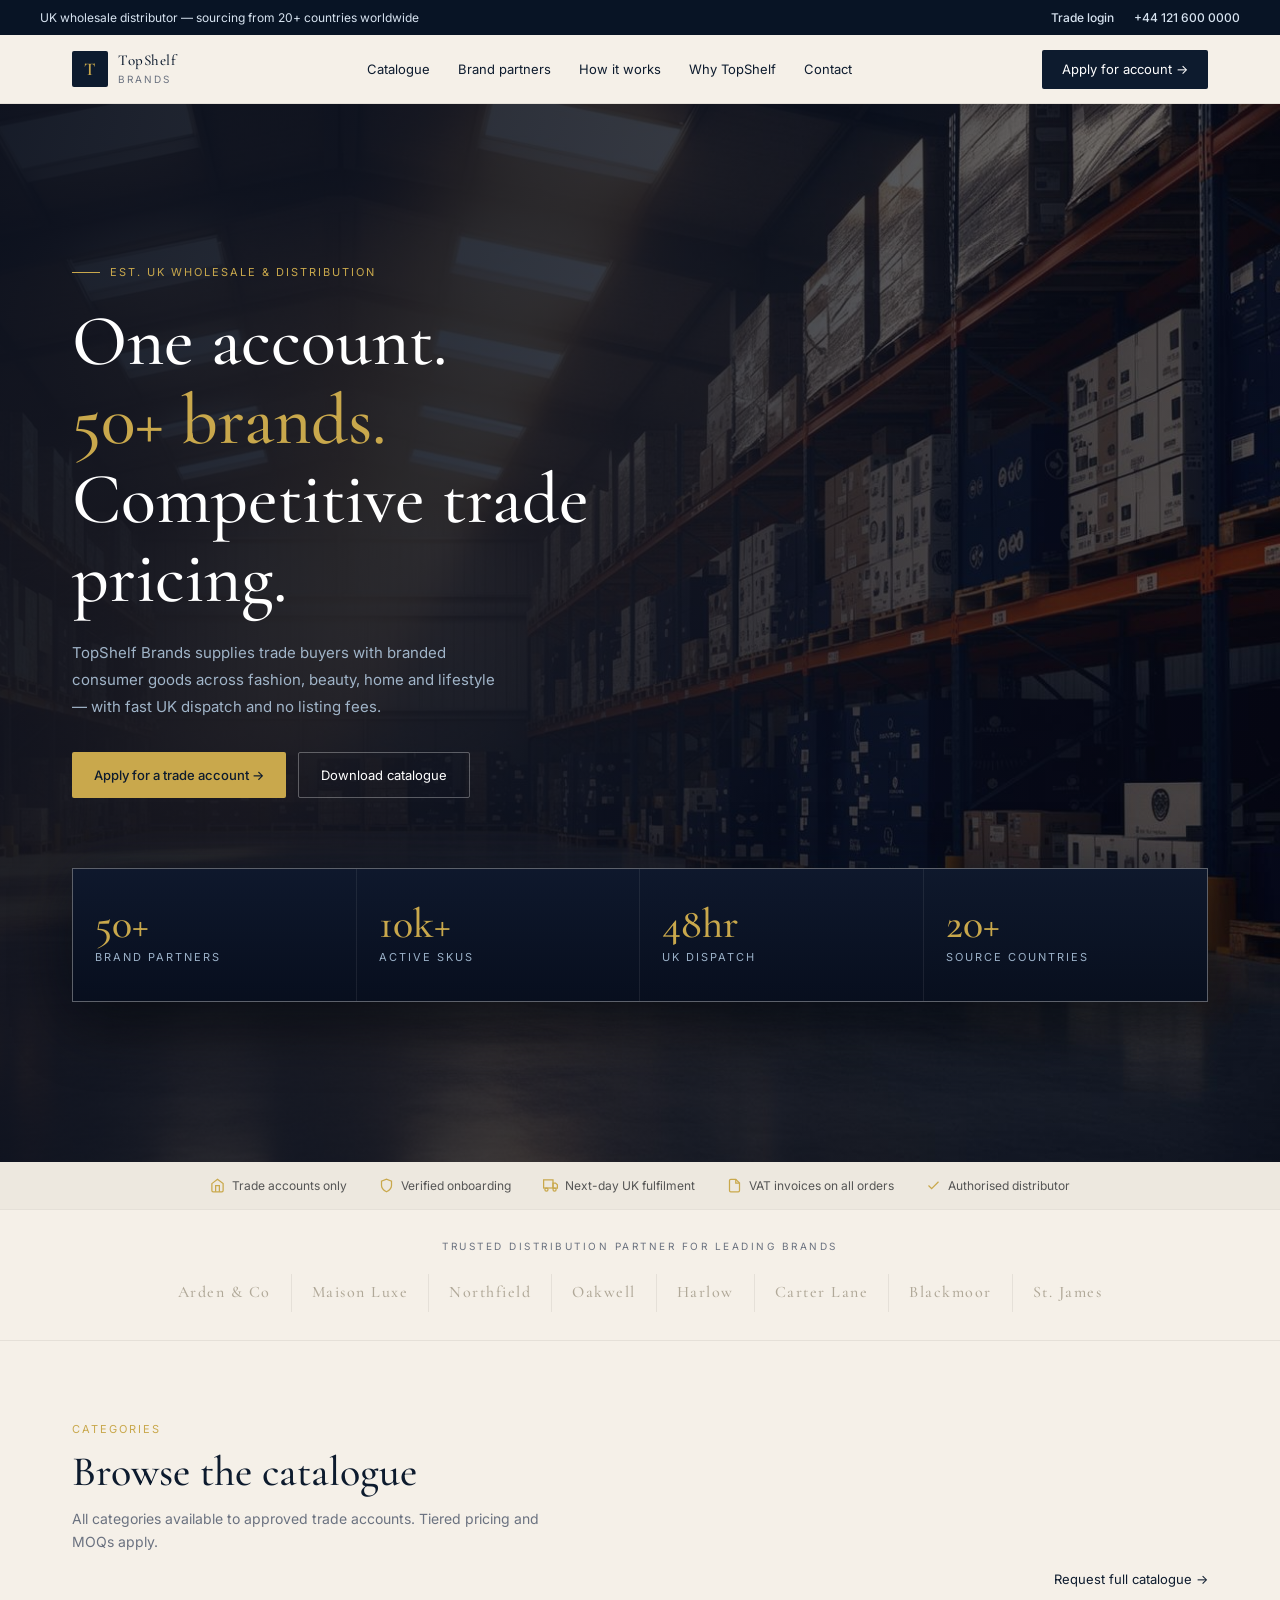
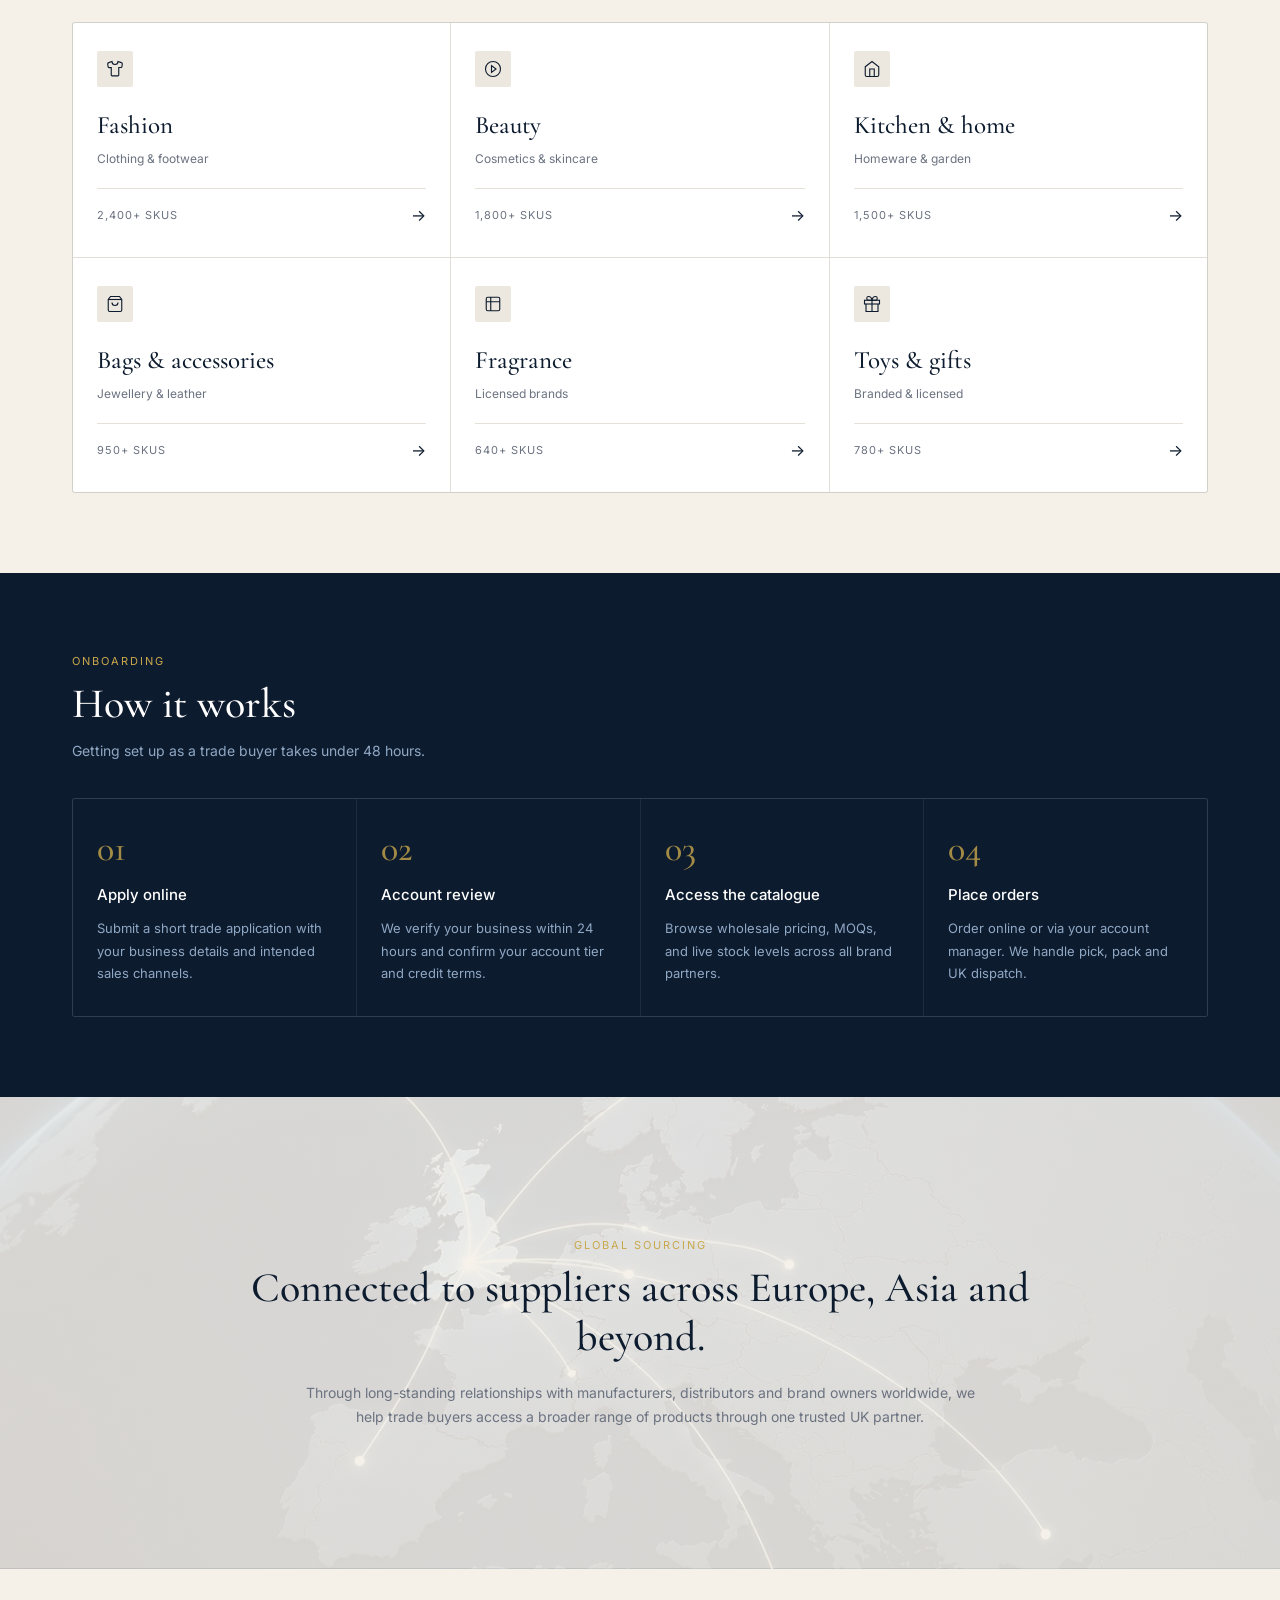
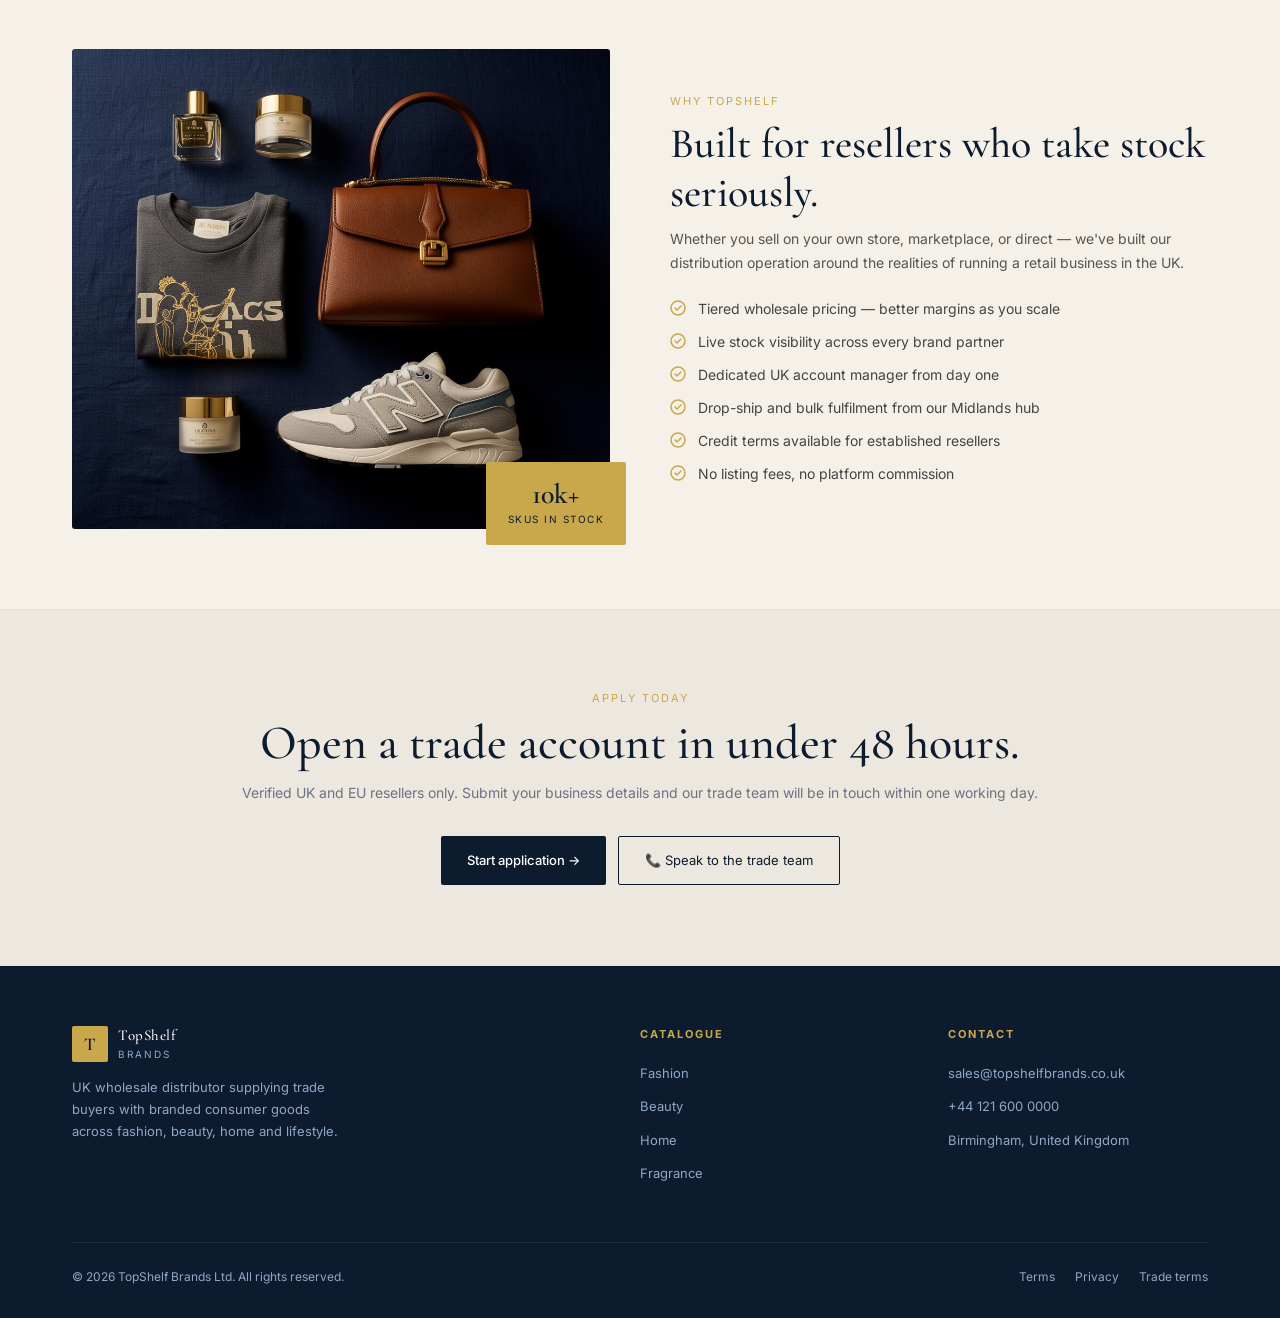
<file: index.html>
<!DOCTYPE html>
<html lang="en">
<head>
  <meta charset="UTF-8" />
  <meta name="viewport" content="width=device-width, initial-scale=1.0" />
  <meta name="description" content="UK wholesale distributor of 50+ brands across fashion, beauty, home and lifestyle. Trade accounts, competitive pricing, next-day UK fulfilment." />
  <title>TopShelf Brands — UK Wholesale Distribution for Trade Buyers</title>
  <link rel="icon" type="image/png" href="assets/Icon.png">
  <link rel="preconnect" href="https://fonts.googleapis.com" />
  <link rel="preconnect" href="https://fonts.gstatic.com" crossorigin />
  <link href="https://fonts.googleapis.com/css2?family=Cormorant+Garamond:wght@400;500;600&family=Inter:wght@300;400;500&display=swap" rel="stylesheet" />
  <style>
    /* ── Reset & variables ── */
    *, *::before, *::after { box-sizing: border-box; margin: 0; padding: 0; }
    :root {
      --navy: #0d1b2e;
      --navy-mid: #122240;
      --gold: #c9a84c;
      --gold-light: #e0c272;
      --cream: #f5f0e8;
      --cream-dark: #ede8df;
      --white: #ffffff;
      --text-dark: #0d1b2e;
      --text-muted: #6b7280;
      --border: #e5e0d8;
      --font-display: 'Cormorant Garamond', serif;
      --font-body: 'Inter', sans-serif;
    }
    html { scroll-behavior: smooth; }
    body { font-family: var(--font-body); color: var(--text-dark); background: var(--cream); line-height: 1.6; }
    img { max-width: 100%; display: block; }
    a { text-decoration: none; color: inherit; }
    ul { list-style: none; }

    /* ── main alignment ── */
    .container {
      width: 100%;
      max-width: 1200px;
      margin: 0 auto;
      padding: 0 32px;
    }

    /* ── Topbar ── */
    .topbar {
      background: #081425;
      color: #d7e3f0;
      font-size: 12px;
      padding: 0;
      display: flex;
      justify-content: space-between;
      align-items: center;
      gap: 12px;
      flex-wrap: wrap;
    }
    .topbar-inner {
      padding: 8px 0;
      display: flex;
      justify-content: space-between;
    }
    .topbar-right { display: flex; gap: 20px; align-items: center; }
    .topbar-right a { color: #d7e3f0; font-weight: 500; transition: color .2s; }
    .topbar-right a:hover { color: var(--gold); }

    /* ── Navbar ── */
    .navbar {
      background: var(--cream);
  border-bottom: 1px solid var(--border);
  position: sticky;
  top: 0;
  z-index: 100;
    }
    .navbar-inner {
      height: 68px;
      display: flex;
      align-items: center;
      justify-content: space-between;
    }
    .logo { display: flex; align-items: center; gap: 10px; }
    .logo-icon {
      width: 36px; height: 36px;
      background: var(--navy);
      color: var(--gold);
      font-family: var(--font-display);
      font-size: 18px;
      font-weight: 600;
      display: flex; align-items: center; justify-content: center;
      border-radius: 2px;
    }
    .logo-text { line-height: 1.1; }
    .logo-text strong { display: block; font-size: 15px; font-weight: 500; font-family: var(--font-display); color: var(--navy); letter-spacing: .5px; }
    .logo-text span { font-size: 10px; letter-spacing: 2px; text-transform: uppercase; color: var(--text-muted); }
    .nav-links { display: flex; gap: 28px; }
    .nav-links a { font-size: 13px; color: var(--text-dark); transition: color .2s; }
    .nav-links a:hover { color: var(--gold); }
    .nav-cta {
      background: var(--navy);
      color: var(--white);
      font-size: 13px;
      padding: 9px 20px;
      border-radius: 2px;
      display: flex; align-items: center; gap: 6px;
      transition: background .2s;
    }
    .nav-cta:hover { background: var(--navy-mid); }
    .hamburger { display: none; flex-direction: column; gap: 5px; cursor: pointer; padding: 4px; background: none; border: none; }
    .hamburger span { display: block; width: 22px; height: 2px; background: var(--navy); border-radius: 2px; transition: .3s; }
    .mobile-menu {
      display: none;
      flex-direction: column;
      background: var(--cream);
      border-bottom: 1px solid var(--border);
      padding: 16px 24px;
      gap: 12px;
    }
    .mobile-menu a { font-size: 14px; color: var(--text-dark); padding: 6px 0; border-bottom: 1px solid var(--border); }
    .mobile-menu a:last-child { border-bottom: none; }
    .mobile-menu.open { display: flex; }

    /* ── Hero ── */
    .hero {
      position: relative;
      overflow: hidden;
      min-height: 520px;
      display: flex;
      align-items: center;
    }
    .hero-bg {
      position: absolute; inset: 0;
      background-image: url('assets/hero-warehouse.jpg');
      background-size: cover;
      background-position: center right;
    }
    .hero-overlay {
      position: absolute; inset: 0;
      background: linear-gradient(105deg, rgba(10,16,30,0.95) 0%, rgba(10,16,30,0.82) 45%, rgba(10,16,30,0.3) 100%);
    }
  .hero-inner {
  position: relative;
  z-index: 2;
  width: 100%;
  margin: 0 auto;
  padding: 80px 0px;
  display: flex;
  flex-direction: column;
  align-items: flex-start;
}
    .hero-text { max-width: 520px; }
    .hero-eyebrow {
      display: flex; align-items: center; gap: 10px;
      font-size: 11px; letter-spacing: 2px; text-transform: uppercase;
      color: var(--gold); margin-bottom: 20px;
    }
    .hero-eyebrow::before { content: ''; display: block; width: 28px; height: 1px; background: var(--gold); }
    .hero-text h1 {
      font-family: var(--font-display);
      font-size: clamp(48px, 6vw, 72px);
      font-weight: 500;
      color: var(--white);
      line-height: 1.1;
      margin-bottom: 20px;
    }
    .hero-text h1 em { font-style: normal; color: var(--gold); }
    .hero-text p { font-size: 15px; color: #a0b4c8; line-height: 1.8; margin-bottom: 32px; max-width: 440px; }
    .hero-btns { display: flex; gap: 12px; flex-wrap: wrap; }
    .btn-gold {
      background: var(--gold);
      color: var(--navy);
      font-size: 13px;
      font-weight: 500;
      padding: 12px 22px;
      border-radius: 2px;
      border: none;
      cursor: pointer;
      display: inline-flex; align-items: center; gap: 6px;
      transition: background .2s;
    }
    .btn-gold:hover { background: var(--gold-light); }
    .btn-ghost {
      background: transparent;
      color: var(--white);
      font-size: 13px;
      padding: 12px 22px;
      border-radius: 2px;
      border: 1px solid rgba(255,255,255,0.3);
      cursor: pointer;
      transition: border-color .2s;
    }
    .btn-ghost:hover { border-color: rgba(255,255,255,0.7); }
    .hero-stats {
      display: grid;
      grid-template-columns: repeat(4, 1fr);
      width: 100%;
      margin-top: 70px;
      background:rgba(5, 12, 28, 0.92);
      border: 1px solid rgba(255,255,255,0.35);
      backdrop-filter: blur(10px);

  box-shadow:
    0 25px 60px rgba(0,0,0,0.45),
    0 0 60px rgba(13,27,46,0.35);
  overflow: hidden;
}
    .stat-cell {
      padding: 34px 22px;
      border-right: 1px solid rgba(255,255,255,0.08);

      background: linear-gradient(
        180deg,
        rgba(15,25,45,0.96),
        rgba(8,15,30,0.96)
      );
    }
    .stat-cell:last-child {
  border-right: none;
}
    .stat-cell .n {
      font-family: var(--font-display);
      font-size: 42px;
      font-weight: 500;
      color: var(--gold);
      line-height: 1;
    }
    .stat-cell .l { 
      font-size: 11px; 
      letter-spacing: 2px; 
      text-transform: uppercase; 
      color: #9bb1c8; 
      margin-top: 4px; 
    }

    /* ── Trust bar ── */
    .trust-bar {
      background: var(--cream-dark);
      border-bottom: 1px solid var(--border);
      padding: 0;
    }

    .trust-inner {
      padding: 14px 0;
      display: flex;
      gap: 32px;
      justify-content: center;
      flex-wrap: wrap;
    }
    .trust-item {
      display: flex; align-items: center; gap: 7px;
      font-size: 12px; color: #555;
    }
    .trust-item svg { width: 15px; height: 15px; stroke: var(--gold); fill: none; stroke-width: 2; flex-shrink: 0; }

    /* ── Brand logos ── */
    .brands-bar {
      background: var(--cream);
      border-bottom: 1px solid var(--border);
      padding: 28px 0;
      text-align: center;
    }
    .brands-label {
      font-size: 10px; letter-spacing: 2.5px; text-transform: uppercase;
      color: var(--text-muted); margin-bottom: 20px;
    }
    .brands-list {
      display: flex; gap: 0; justify-content: center; flex-wrap: wrap;
    }
    .brand-name {
      font-family: var(--font-display);
      font-size: 16px;
      font-weight: 500;
      color: #b0a898;
      letter-spacing: 1.5px;
      padding: 6px 20px;
      border-right: 1px solid var(--border);
      transition: color .2s;
    }
    .brand-name:last-child { border-right: none; }
    .brand-name:hover { color: var(--navy); }

    /* ── Section basics ── */
    section { padding: 80px 0px; }
    .section-tag {
      font-size: 11px; letter-spacing: 2px; text-transform: uppercase;
      color: var(--gold); margin-bottom: 10px;
    }
    .section-title {
      font-family: var(--font-display);
      font-size: clamp(28px, 4vw, 42px);
      font-weight: 500;
      color: var(--navy);
      margin-bottom: 10px;
      line-height: 1.15;
    }
    .section-sub { font-size: 14px; color: var(--text-muted); line-height: 1.7; margin-bottom: 36px; max-width: 480px; }

    /* ── Catalogue section ── */
    #catalogue { background: var(--cream); }
    .catalogue-header { display: flex; justify-content: space-between; align-items: flex-end; margin-bottom: 32px; flex-wrap: wrap; gap: 16px; }
    .link-arrow { font-size: 13px; color: var(--navy); display: flex; align-items: center; gap: 6px; transition: gap .2s; }
    .link-arrow:hover { gap: 10px; }
    .cat-grid { display: grid; grid-template-columns: repeat(3, 1fr); gap: 1px; background: rgba(13,27,46,0.08); border: 1px solid rgba(13,27,46,0.08); border-radius: 3px; overflow: hidden; }
    .cat-card {
  background: #fff;
  padding: 28px 24px;
  display: flex;
  flex-direction: column;
  cursor: pointer;

  transition:
    background 0.3s ease,
    transform 0.3s ease,
    box-shadow 0.3s ease;
}

.cat-card:hover {
  background: #fff;
  border-color: var(--gold);
  box-shadow:
    0 0 0 1px rgba(201,168,76,.35),
    0 12px 30px rgba(13,27,46,.08);
  transform: translateY(-3px);
  z-index: 2;
}
    .cat-icon {
  width: 36px;
  height: 36px;
  background: var(--cream-dark);
  border-radius: 2px;

  display: flex;
  align-items: center;
  justify-content: center;

  margin-bottom: 18px;

  transition: all .25s ease;
}
.cat-card:hover .cat-icon {
  background: var(--gold);
  transform: scale(1.05);
}

.cat-card:hover .cat-icon svg {
  stroke: var(--navy);
}

.cat-icon svg {
  width: 18px;
  height: 18px;
  stroke: var(--navy);
  fill: none;
  stroke-width: 1.5;

  transition: stroke 0.3s ease;
}
.cat-card h3 {
  transition: all 0.3s ease;
}

.cat-card:hover h3 {
  color: var(--gold);
  font-weight: 600;
}
    }
    .cat-icon svg { width: 18px; height: 18px; stroke: var(--navy); fill: none; stroke-width: 1.5; }
    .cat-card h3 { font-family: var(--font-display); font-size: 25px; font-weight: 500; color: var(--navy); margin-bottom: 4px; }
    .cat-card p { font-size: 12px; color: var(--text-muted); margin-bottom: 20px; }
    .cat-footer { display: flex; justify-content: space-between; align-items: center; border-top: 1px solid var(--border); padding-top: 14px; margin-top: auto; }
    .cat-skus { font-size: 11px; letter-spacing: 1px; text-transform: uppercase; color: var(--text-muted); }
    .cat-arrow {
  color: var(--navy);
  font-size: 16px;

  transition:
    transform 0.3s ease,
    color 0.3s ease;
}

.cat-card:hover .cat-arrow {
  color: var(--gold);
  transform: translateX(4px);
}

    /* ── How it works ── */
    #how { background: var(--navy); }
    #how .section-tag { color: var(--gold); }
    #how .section-title { color: var(--white); }
    #how .section-sub { color: #8fa8c4; }
    .steps-grid { display: grid; grid-template-columns: repeat(4, 1fr); gap: 1px; background: rgba(255,255,255,0.08); border: 1px solid rgba(255,255,255,0.08); border-radius: 3px; overflow: hidden; }
    .step-card { background: var(--navy); padding: 32px 24px; }
    .step-num {
      font-family: var(--font-display);
      font-size: 36px; font-weight: 500;
      color: var(--gold); opacity: 0.8;
      margin-bottom: 16px; line-height: 1;
    }
    .step-card h3 { font-size: 15px; font-weight: 500; color: var(--white); margin-bottom: 10px; }
    .step-card p { font-size: 13px; color: #8fa8c4; line-height: 1.7; }

    /* ── Why section ── */
    #why { background: var(--cream); }
    .why-grid { display: grid; grid-template-columns: 1fr 1fr; gap: 60px; align-items: center; }
    .why-img-wrap { position: relative; }
    .why-img-wrap img { border-radius: 3px; width: 100%; object-fit: cover; max-height: 480px; }
    .why-badge {
      position: absolute; bottom: -16px; right: -16px;
      background: var(--gold);
      color: var(--navy);
      padding: 18px 22px;
      text-align: center;
      border-radius: 2px;
    }
    .why-badge .bn { font-family: var(--font-display); font-size: 28px; font-weight: 600; display: block; line-height: 1; }
    .why-badge .bl { font-size: 10px; letter-spacing: 1.5px; text-transform: uppercase; display: block; margin-top: 3px; }
    .why-list { list-style: none; display: flex; flex-direction: column; gap: 12px; margin-top: 24px; }
    .why-list li { display: flex; align-items: flex-start; gap: 12px; font-size: 14px; color: #444; line-height: 1.5; }
    .why-list li::before { content: ''; width: 16px; height: 16px; background: url("data:image/svg+xml,%3Csvg xmlns='http://www.w3.org/2000/svg' viewBox='0 0 16 16'%3E%3Ccircle cx='8' cy='8' r='7' fill='none' stroke='%23c9a84c' stroke-width='1.5'/%3E%3Cpath d='M5 8l2 2 4-4' stroke='%23c9a84c' stroke-width='1.5' fill='none' stroke-linecap='round' stroke-linejoin='round'/%3E%3C/svg%3E") center/contain no-repeat; flex-shrink: 0; margin-top: 2px; }

    /* ── CTA band ── */
    .cta-band {
      background: var(--cream-dark);
      border-top: 1px solid var(--border);
      border-bottom: 1px solid var(--border);
      padding: 80px 40px;
      text-align: center;
    }
    .cta-band .section-tag { justify-content: center; display: flex; }
    .cta-band h2 {
      font-family: var(--font-display);
      font-size: clamp(28px, 4vw, 48px);
      font-weight: 500;
      color: var(--navy);
      margin-bottom: 12px;
      line-height: 1.1;
    }
    .cta-band p { font-size: 14px; color: var(--text-muted); margin-bottom: 32px; }
    .cta-btns { display: flex; gap: 12px; justify-content: center; flex-wrap: wrap; }
    .btn-navy {
      background: var(--navy);
      color: var(--white);
      font-size: 13px;
      font-weight: 500;
      padding: 13px 26px;
      border-radius: 2px;
      border: none;
      cursor: pointer;
      display: inline-flex; align-items: center; gap: 8px;
      transition: background .2s;
    }
    .btn-navy:hover { background: var(--navy-mid); }
    .btn-outline-navy {
      background: transparent;
      color: var(--navy);
      font-size: 13px;
      padding: 13px 26px;
      border-radius: 2px;
      border: 1px solid var(--navy);
      cursor: pointer;
      display: inline-flex; align-items: center; gap: 8px;
      transition: background .2s, color .2s;
    }
    .btn-outline-navy:hover { background: var(--navy); color: var(--white); }

    /* ── Footer ── */
    footer {
      background: var(--navy);
      padding: 60px 40px 32px;
    }
    .footer-top { display: grid; grid-template-columns: 2fr 1fr 1fr; gap: 48px; margin-bottom: 48px; }
    .footer-brand .logo { margin-bottom: 14px; }
    .footer-brand .logo-icon { background: var(--gold); color: var(--navy); }
    .footer-brand .logo-text strong { color: var(--white); }
    .footer-brand .logo-text span { color: #8fa8c4; }
    .footer-brand p { font-size: 13px; color: #8fa8c4; line-height: 1.7; max-width: 280px; }
    .footer-col h5 { font-size: 11px; letter-spacing: 2px; text-transform: uppercase; color: var(--gold); margin-bottom: 16px; }
    .footer-col li { margin-bottom: 8px; }
    .footer-col a, .footer-col span { font-size: 13px; color: #8fa8c4; transition: color .2s; }
    .footer-col a:hover { color: var(--white); }
    .footer-bottom {
      border-top: 1px solid rgba(255,255,255,0.08);
      padding-top: 24px;
      display: flex;
      justify-content: space-between;
      align-items: center;
      flex-wrap: wrap;
      gap: 12px;
    }
    .footer-bottom p { font-size: 12px; color: #8fa8c4; }
    .footer-bottom-links { display: flex; gap: 20px; }
    .footer-bottom-links a { font-size: 12px; color: #8fa8c4; transition: color .2s; }
    .footer-bottom-links a:hover { color: var(--white); }

    /* ── Mobile ── */
    @media (max-width: 768px) {
      .topbar { font-size: 11px; padding: 6px 16px; }
      .topbar-right { display: none; }
      .navbar { padding: 0 16px; }
      .nav-links { display: none; }
      .hamburger { display: flex; }
      .hero-inner { flex-direction: column; padding: 48px 20px; }
      .hero-stats { grid-template-columns: repeat(4,1fr); min-width: 0; width: 100%; }
      .stat-cell { padding: 14px 8px; }
      .stat-cell .n { font-size: 20px; }
      .section { padding: 48px 20px; }
      .trust-bar { padding: 12px 16px; gap: 14px; }
      .brands-bar { padding: 24px 16px; }
      .brand-name { font-size: 13px; padding: 4px 12px; }
      .cat-grid { grid-template-columns: 1fr; }
      .steps-grid { grid-template-columns: 1fr 1fr; }
      .why-grid { grid-template-columns: 1fr; }
      .why-img-wrap { display: none; }
      .footer-top { grid-template-columns: 1fr 1fr; }
      .footer-brand { grid-column: 1 / -1; }
      .footer-bottom { flex-direction: column; text-align: center; }
      .cta-band { padding: 48px 20px; }
      .catalogue-header { flex-direction: column; align-items: flex-start; }
      .container {padding: 0 20px;}
    }
    @media (max-width: 480px) {
      .steps-grid { grid-template-columns: 1fr; }
      .hero-stats { grid-template-columns: repeat(2,1fr); }
    }

    #global-network {
  position: relative;
  padding: 140px 0;
  background:
    linear-gradient(
      rgba(245,240,232,.88),
      rgba(245,240,232,.88)
    ),
    url("assets/globe-hero.png");

  background-size: cover;
  background-position: center;
  text-align: center;
}

#global-network .section-title {
  color: var(--navy);
  max-width: 900px;
  margin: 0 auto 20px;
}

#global-network .section-sub {
  color: var(text-muted);
  max-width: 700px;
  margin: 0 auto;
}
  </style>
</head>
<body>

  <!-- Topbar -->
  <div class="topbar">
    <div class="container topbar-inner">
    <span>UK wholesale distributor — sourcing from 20+ countries worldwide</span>
    <div class="topbar-right">
      <a href="#">Trade login</a>
      <a href="tel:+441216000000">+44 121 600 0000</a>
    </div>
  </div>
  </div>

  <!-- Navbar -->
  <nav class="navbar">
    <div class="container navbar-inner">
    <a href="#" class="logo">
      <div class="logo-icon">T</div>
      <div class="logo-text">
        <strong>TopShelf</strong>
        <span>Brands</span>
      </div>
    </a>
    <div class="nav-links">
      <a href="#catalogue">Catalogue</a>
      <a href="#brands">Brand partners</a>
      <a href="#how">How it works</a>
      <a href="#why">Why TopShelf</a>
      <a href="#contact">Contact</a>
    </div>
    <a href="#apply" class="nav-cta">Apply for account →</a>
    <button class="hamburger" id="hamburger" aria-label="Open menu">
      <span></span><span></span><span></span>
    </button>
  </div>
  </nav>
  <div class="mobile-menu" id="mobileMenu">
    <a href="#catalogue">Catalogue</a>
    <a href="#brands">Brand partners</a>
    <a href="#how">How it works</a>
    <a href="#why">Why TopShelf</a>
    <a href="#contact">Contact</a>
    <a href="#apply" style="color:var(--gold);font-weight:500">Apply for account →</a>
  </div>

  <!-- Hero -->
  <section class="hero">
    <div class="hero-bg"></div>
    <div class="hero-overlay"></div>
    <div class="container">
    <div class="hero-inner">
      <div class="hero-text">
        <div class="hero-eyebrow">Est. UK Wholesale &amp; Distribution</div>
        <h1>One account.<br><em>50+ brands.</em><br>Competitive trade pricing.</h1>
        <p>TopShelf Brands supplies trade buyers with branded consumer goods across fashion, beauty, home and lifestyle — with fast UK dispatch and no listing fees.</p>
        <div class="hero-btns">
          <a href="#apply" class="btn-gold">Apply for a trade account →</a>
          <a href="#catalogue" class="btn-ghost">Download catalogue</a>
        </div>
      </div>
      <div class="hero-stats">
        <div class="stat-cell"><div class="n">50+</div><div class="l">Brand partners</div></div>
        <div class="stat-cell"><div class="n">10k+</div><div class="l">Active SKUs</div></div>
        <div class="stat-cell"><div class="n">48hr</div><div class="l">UK dispatch</div></div>
        <div class="stat-cell"><div class="n">20+</div><div class="l">Source countries</div></div>
      </div>
    </div>
  </div>
  </section>

  <!-- Trust bar -->
  <div class="trust-bar">
    <div class="container trust-inner">
    <div class="trust-item">
      <svg viewBox="0 0 24 24"><path d="M3 9l9-7 9 7v11a2 2 0 0 1-2 2H5a2 2 0 0 1-2-2z"/><polyline points="9 22 9 12 15 12 15 22"/></svg>
      Trade accounts only
    </div>
    <div class="trust-item">
      <svg viewBox="0 0 24 24"><path d="M12 22s8-4 8-10V5l-8-3-8 3v7c0 6 8 10 8 10z"/></svg>
      Verified onboarding
    </div>
    <div class="trust-item">
      <svg viewBox="0 0 24 24"><rect x="1" y="3" width="15" height="13"/><polygon points="16 8 20 8 23 11 23 16 16 16 16 8"/><circle cx="5.5" cy="18.5" r="2.5"/><circle cx="18.5" cy="18.5" r="2.5"/></svg>
      Next-day UK fulfilment
    </div>
    <div class="trust-item">
      <svg viewBox="0 0 24 24"><path d="M14 2H6a2 2 0 0 0-2 2v16a2 2 0 0 0 2 2h12a2 2 0 0 0 2-2V8z"/><polyline points="14 2 14 8 20 8"/></svg>
      VAT invoices on all orders
    </div>
    <div class="trust-item">
      <svg viewBox="0 0 24 24"><polyline points="20 6 9 17 4 12"/></svg>
      Authorised distributor
    </div>
  </div>
  </div>

  <!-- Brands -->
  <div class="brands-bar" id="brands">
    <div class="container">
    <div class="brands-label">Trusted distribution partner for leading brands</div>
    <div class="brands-list">
      <span class="brand-name">Arden &amp; Co</span>
      <span class="brand-name">Maison Luxe</span>
      <span class="brand-name">Northfield</span>
      <span class="brand-name">Oakwell</span>
      <span class="brand-name">Harlow</span>
      <span class="brand-name">Carter Lane</span>
      <span class="brand-name">Blackmoor</span>
      <span class="brand-name">St. James</span>
    </div>
  </div>
  </div>

  <!-- Catalogue -->
  <section id="catalogue">
    <div class="container">
    <div class="catalogue-header">
      <div>
        <div class="section-tag">Categories</div>
        <div class="section-title">Browse the catalogue</div>
        <div class="section-sub">All categories available to approved trade accounts. Tiered pricing and MOQs apply.</div>
      </div>
      <a href="#apply" class="link-arrow">Request full catalogue →</a>
    </div>
    <div class="cat-grid">
      <a href="#apply" class="cat-card">
        <div class="cat-icon"><svg viewBox="0 0 24 24"><path d="M20.38 3.46L16 2a4 4 0 01-8 0L3.62 3.46a2 2 0 00-1.34 2.23l.58 3.57a1 1 0 00.99.84H7v10a1 1 0 001 1h8a1 1 0 001-1V10h3.15a1 1 0 00.99-.84l.58-3.57a2 2 0 00-1.34-2.23z"/></svg></div>
        <h3>Fashion</h3>
        <p>Clothing &amp; footwear</p>
        <div class="cat-footer"><span class="cat-skus">2,400+ SKUs</span><span class="cat-arrow">→</span></div>
      </a>
      <a href="#apply" class="cat-card">
        <div class="cat-icon"><svg viewBox="0 0 24 24"><path d="M12 2C6.48 2 2 6.48 2 12s4.48 10 10 10 10-4.48 10-10S17.52 2 12 2zm-2 14.5v-9l6 4.5-6 4.5z"/></svg></div>
        <h3>Beauty</h3>
        <p>Cosmetics &amp; skincare</p>
        <div class="cat-footer"><span class="cat-skus">1,800+ SKUs</span><span class="cat-arrow">→</span></div>
      </a>
      <a href="#apply" class="cat-card">
        <div class="cat-icon"><svg viewBox="0 0 24 24"><path d="M3 9l9-7 9 7v11a2 2 0 01-2 2H5a2 2 0 01-2-2z"/><polyline points="9 22 9 12 15 12 15 22"/></svg></div>
        <h3>Kitchen &amp; home</h3>
        <p>Homeware &amp; garden</p>
        <div class="cat-footer"><span class="cat-skus">1,500+ SKUs</span><span class="cat-arrow">→</span></div>
      </a>
      <a href="#apply" class="cat-card">
        <div class="cat-icon"><svg viewBox="0 0 24 24"><path d="M6 2L3 6v14a2 2 0 002 2h14a2 2 0 002-2V6l-3-4z"/><line x1="3" y1="6" x2="21" y2="6"/><path d="M16 10a4 4 0 01-8 0"/></svg></div>
        <h3>Bags &amp; accessories</h3>
        <p>Jewellery &amp; leather</p>
        <div class="cat-footer"><span class="cat-skus">950+ SKUs</span><span class="cat-arrow">→</span></div>
      </a>
      <a href="#apply" class="cat-card">
        <div class="cat-icon"><svg viewBox="0 0 24 24"><path d="M9 3H5a2 2 0 00-2 2v4m6-6h10a2 2 0 012 2v4M9 3v18m0 0h10a2 2 0 002-2V9M9 21H5a2 2 0 01-2-2V9m0 0h18"/></svg></div>
        <h3>Fragrance</h3>
        <p>Licensed brands</p>
        <div class="cat-footer"><span class="cat-skus">640+ SKUs</span><span class="cat-arrow">→</span></div>
      </a>
      <a href="#apply" class="cat-card">
        <div class="cat-icon"><svg viewBox="0 0 24 24"><polyline points="20 12 20 22 4 22 4 12"/><rect x="2" y="7" width="20" height="5"/><line x1="12" y1="22" x2="12" y2="7"/><path d="M12 7H7.5a2.5 2.5 0 010-5C11 2 12 7 12 7z"/><path d="M12 7h4.5a2.5 2.5 0 000-5C13 2 12 7 12 7z"/></svg></div>
        <h3>Toys &amp; gifts</h3>
        <p>Branded &amp; licensed</p>
        <div class="cat-footer"><span class="cat-skus">780+ SKUs</span><span class="cat-arrow">→</span></div>
      </a>
    </div>
    </div>
  </section>

  <!-- How it works -->
  <section id="how">
    <div class="container">
    <div class="section-tag">Onboarding</div>
    <div class="section-title">How it works</div>
    <div class="section-sub">Getting set up as a trade buyer takes under 48 hours.</div>
    <div class="steps-grid">
      <div class="step-card">
        <div class="step-num">01</div>
        <h3>Apply online</h3>
        <p>Submit a short trade application with your business details and intended sales channels.</p>
      </div>
      <div class="step-card">
        <div class="step-num">02</div>
        <h3>Account review</h3>
        <p>We verify your business within 24 hours and confirm your account tier and credit terms.</p>
      </div>
      <div class="step-card">
        <div class="step-num">03</div>
        <h3>Access the catalogue</h3>
        <p>Browse wholesale pricing, MOQs, and live stock levels across all brand partners.</p>
      </div>
      <div class="step-card">
        <div class="step-num">04</div>
        <h3>Place orders</h3>
        <p>Order online or via your account manager. We handle pick, pack and UK dispatch.</p>
      </div>
    </div>
  </div>
  </section>

  <section id="global-network">
  <div class="container">

    <div class="section-tag">
      Global sourcing
    </div>

    <div class="section-title">
      Connected to suppliers across Europe,
      Asia and beyond.
    </div>

    <div class="section-sub">
      Through long-standing relationships with manufacturers,
      distributors and brand owners worldwide, we help trade
      buyers access a broader range of products through one
      trusted UK partner.
    </div>

  </div>
</section>

  <!-- Why TopShelf -->
  <section id="why">
    <div class="container">
    <div class="why-grid">
      <div class="why-img-wrap">
        <img src="assets/product-flatlay.jpg" alt="Premium branded products" />
        <div class="why-badge">
          <span class="bn">10k+</span>
          <span class="bl">SKUs in stock</span>
        </div>
      </div>
      <div>
        <div class="section-tag">Why TopShelf</div>
        <div class="section-title">Built for resellers who take stock seriously.</div>
        <p style="font-size:14px;color:#555;line-height:1.7;margin-bottom:8px">Whether you sell on your own store, marketplace, or direct — we've built our distribution operation around the realities of running a retail business in the UK.</p>
        <ul class="why-list">
          <li>Tiered wholesale pricing — better margins as you scale</li>
          <li>Live stock visibility across every brand partner</li>
          <li>Dedicated UK account manager from day one</li>
          <li>Drop-ship and bulk fulfilment from our Midlands hub</li>
          <li>Credit terms available for established resellers</li>
          <li>No listing fees, no platform commission</li>
        </ul>
      </div>
    </div>
  </div>
  </section>

  <!-- CTA -->
  <div class="cta-band" id="apply">
    <div class="section-tag">Apply today</div>
    <h2>Open a trade account in under 48 hours.</h2>
    <p>Verified UK and EU resellers only. Submit your business details and our trade team will be in touch within one working day.</p>
    <div class="cta-btns">
      <a href="apply.html" class="btn-navy">Start application →</a>
      <a href="tel:+441216000000" class="btn-outline-navy">📞 Speak to the trade team</a>
    </div>
  </div>

  <!-- Footer -->
  <footer id="contact">
    <div class="container">
    <div class="footer-top">
      <div class="footer-brand">
        <a href="#" class="logo">
          <div class="logo-icon">T</div>
          <div class="logo-text">
            <strong>TopShelf</strong>
            <span>Brands</span>
          </div>
        </a>
        <p>UK wholesale distributor supplying trade buyers with branded consumer goods across fashion, beauty, home and lifestyle.</p>
      </div>
      <div class="footer-col">
        <h5>Catalogue</h5>
        <ul>
          <li><a href="#catalogue">Fashion</a></li>
          <li><a href="#catalogue">Beauty</a></li>
          <li><a href="#catalogue">Home</a></li>
          <li><a href="#catalogue">Fragrance</a></li>
        </ul>
      </div>
      <div class="footer-col">
        <h5>Contact</h5>
        <ul>
          <li><span>sales@topshelfbrands.co.uk</span></li>
          <li><span>+44 121 600 0000</span></li>
          <li><span>Birmingham, United Kingdom</span></li>
        </ul>
      </div>
    </div>
    <div class="footer-bottom">
      <p>© 2026 TopShelf Brands Ltd. All rights reserved.</p>
      <div class="footer-bottom-links">
        <a href="#">Terms</a>
        <a href="#">Privacy</a>
        <a href="#">Trade terms</a>
      </div>
    </div>
  </div>
  </footer>

  <script>
    const hamburger = document.getElementById('hamburger');
    const mobileMenu = document.getElementById('mobileMenu');
    hamburger.addEventListener('click', () => {
      mobileMenu.classList.toggle('open');
    });
    mobileMenu.querySelectorAll('a').forEach(a => {
      a.addEventListener('click', () => mobileMenu.classList.remove('open'));
    });
  </script>

</body>
</html>
</file>
